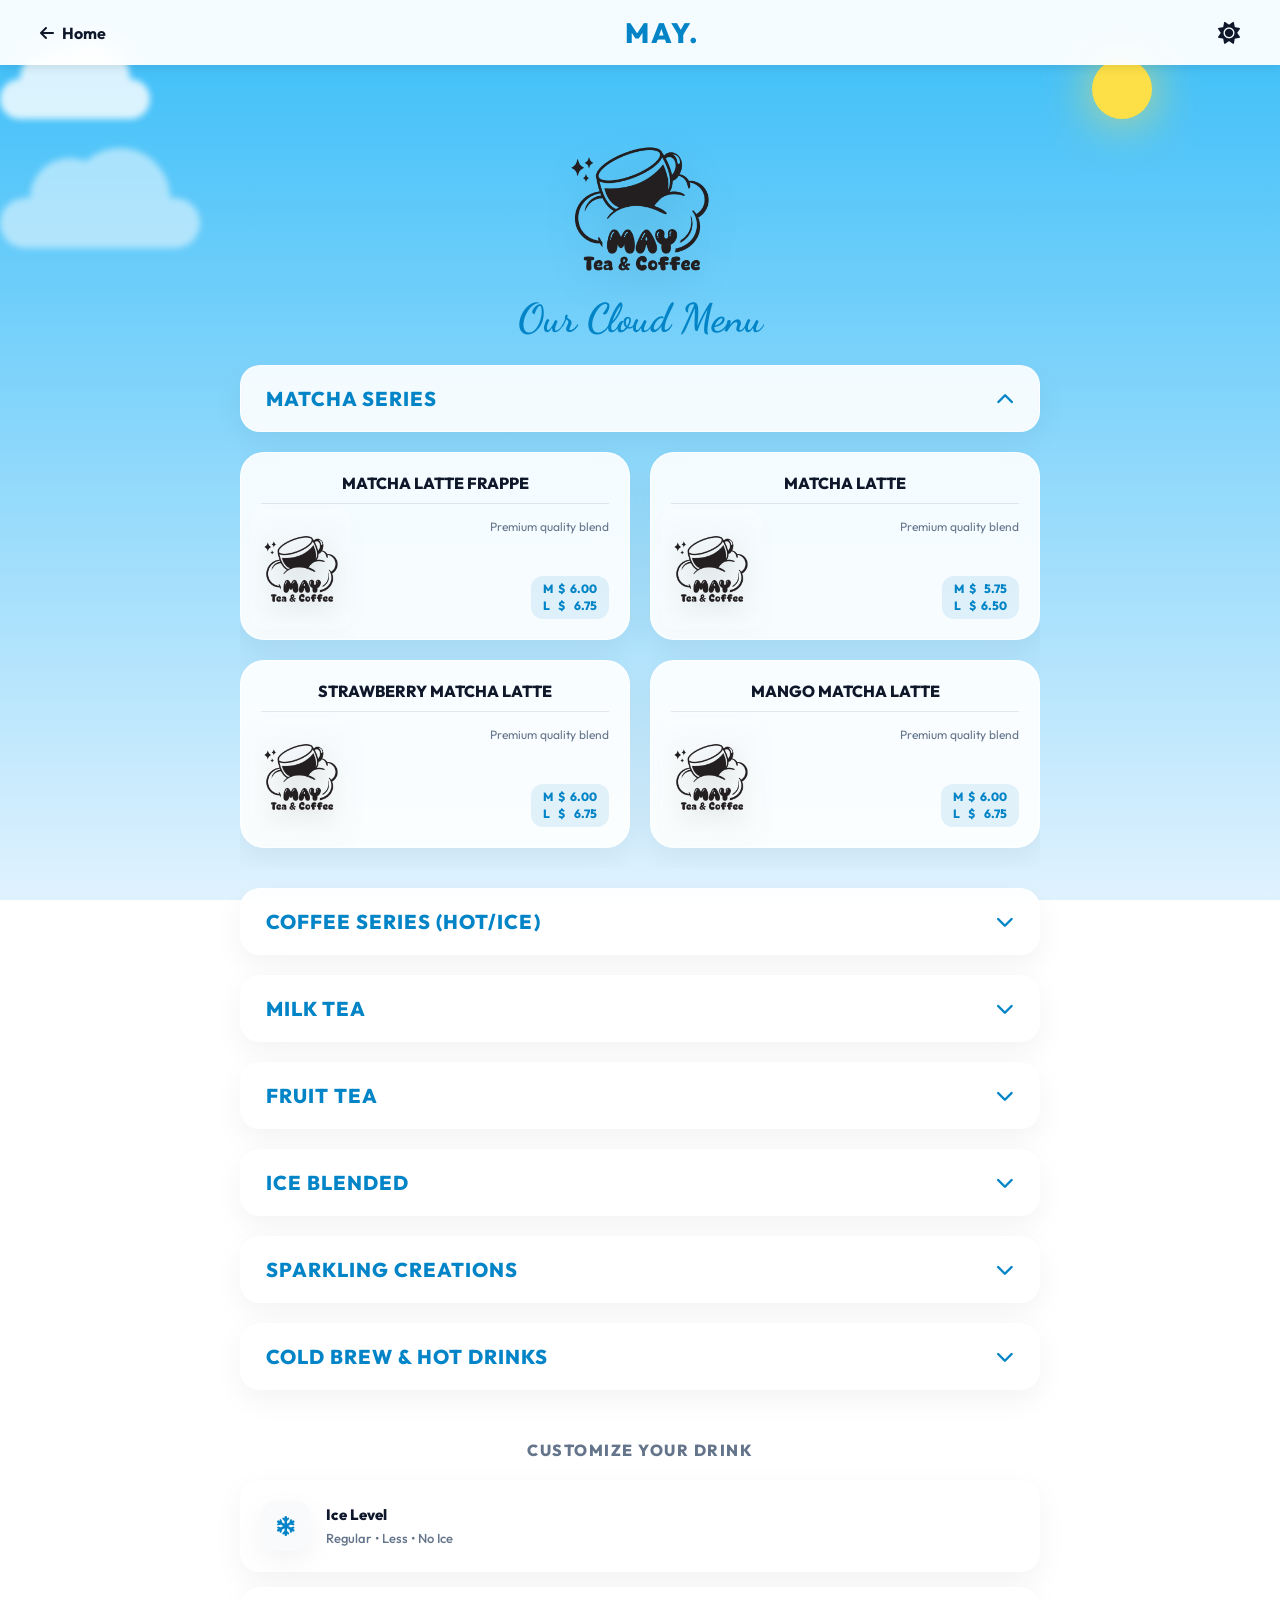
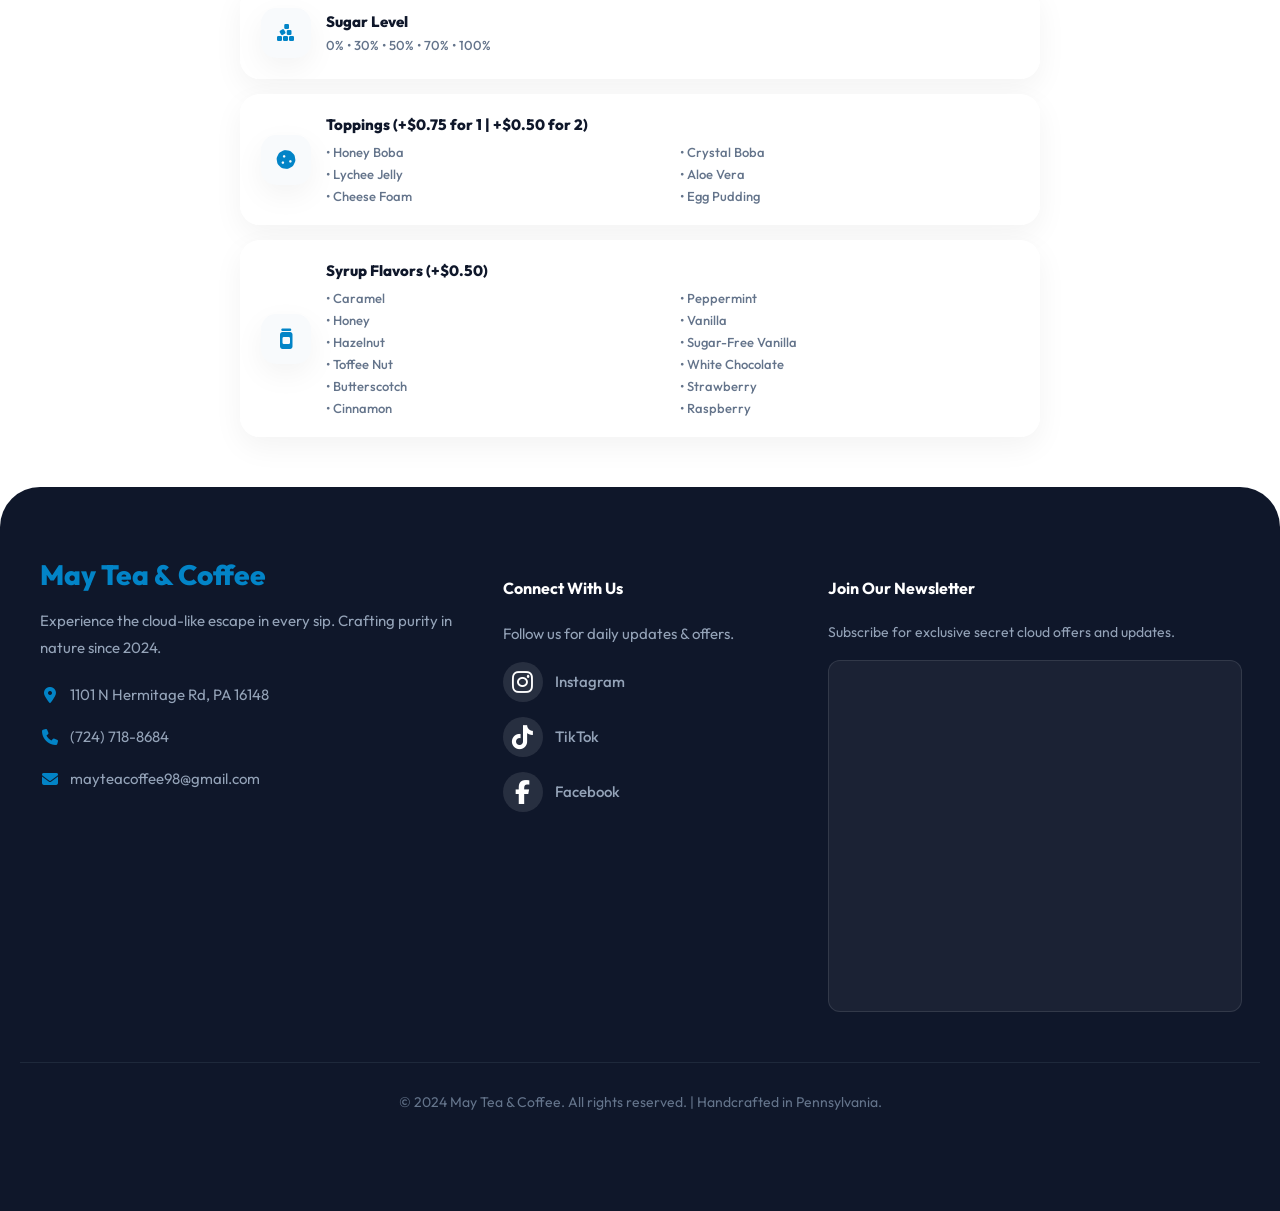
<file: menu.html>
<!DOCTYPE html>
<html lang="en">
<head>
    <meta charset="UTF-8">
    <meta name="viewport" content="width=device-width, initial-scale=1.0">
    <title>Menu | May Tea & Coffee</title>
    <link href="https://fonts.googleapis.com/css2?family=Outfit:wght@300;400;500;700;800&family=Dancing+Script:wght@700&display=swap" rel="stylesheet">
    <link rel="stylesheet" href="https://cdnjs.cloudflare.com/ajax/libs/font-awesome/6.5.0/css/all.min.css">
    
    <style>
        /* ==== BIẾN TOÀN CỤC (ĐỒNG BỘ 100% VỚI INDEX) ==== */
        :root {
            --primary: #0284c7; 
            --primary-glow: rgba(2, 132, 199, 0.3);
            --bg-main: #f8fafc;
            --text-main: #0f172a;
            --text-gray: #64748b;
            --card-bg: rgba(255, 255, 255, 0.9);
            --sky-top: #38bdf8; 
            --sky-bottom: #e0f2fe; 
            --cloud-color: #ffffff;
            --nav-bg: rgba(255, 255, 255, 0.95);
            --shadow: 0 10px 30px rgba(0,0,0,0.05);
            --glass-border: rgba(255,255,255,0.8);
        }

        body.sunset-mode {
            --sky-top: #ff7e5f; 
            --sky-bottom: #feb47b;
            --cloud-color: rgba(255, 245, 245, 0.9); 
            --primary: #be123c; 
            --primary-glow: rgba(190, 18, 60, 0.3);
        }

        body.dark-mode {
            --bg-main: #0f172a;
            --text-main: #f8fafc;
            --text-gray: #94a3b8;
            --card-bg: rgba(30, 41, 59, 0.9);
            --sky-top: #020617; 
            --sky-bottom: #1e293b;
            --cloud-color: #334155; 
            --nav-bg: rgba(15, 23, 42, 0.95);
            --primary: #38bdf8; 
            --shadow: 0 10px 30px rgba(0,0,0,0.5);
            --glass-border: rgba(255,255,255,0.1);
        }

        body, html {
            margin: 0; padding: 0;
            font-family: 'Outfit', sans-serif;
            color: var(--text-main);
            background: linear-gradient(180deg, var(--sky-top) 0%, var(--sky-bottom) 100%);
            background-attachment: fixed;
            scroll-behavior: smooth;
            transition: background 1s ease, color 0.5s ease;
        }

        a { text-decoration: none; color: inherit; }

        /* ==== KÍNH MỜ (GLASSMORPHISM) ==== */
        .glass-card {
            background: var(--card-bg);
            backdrop-filter: blur(15px); -webkit-backdrop-filter: blur(15px);
            border: 1px solid var(--glass-border);
            box-shadow: var(--shadow);
            transition: all 0.3s ease;
        }

        /* ==== HEADER ==== */
        .header-nav {
            position: fixed; top: 0; left: 0; width: 100%;
            display: flex; justify-content: space-between; align-items: center;
            padding: 15px 40px; box-sizing: border-box;
            background: var(--nav-bg); backdrop-filter: blur(10px);
            box-shadow: 0 2px 10px rgba(0,0,0,0.1); z-index: 1000;
        }
        .back-btn { font-weight: 700; color: var(--text-main); display: flex; align-items: center; gap: 8px; transition: 0.3s; }
        .back-btn:hover { color: var(--primary); transform: translateX(-5px); }
        .logo-text { font-family: 'Outfit', sans-serif; font-size: 28px; font-weight: 800; color: var(--primary); letter-spacing: 2px; text-transform: uppercase; }
        .dark-toggle { font-size: 22px; color: var(--text-main); cursor: pointer; transition: 0.3s; }
        .dark-toggle:hover { transform: scale(1.1); color: var(--primary); }

        /* ==== MINI HERO SECTION (BẦU TRỜI CHO MENU) ==== */
        .mini-hero {
            position: relative; height: 35vh; min-height: 300px;
            display: flex; flex-direction: column; justify-content: center; align-items: center;
            text-align: center; padding-top: 80px; overflow: hidden; z-index: 1;
        }
        .sun-moon-box { position: absolute; top: 15%; right: 10%; width: 60px; height: 60px; transition: all 1s ease; z-index: 1; }
        body.sunset-mode .sun-moon-box { display: none; }
        .sun-moon { width: 100%; height: 100%; border-radius: 50%; background: #fde047; box-shadow: 0 0 50px rgba(253, 224, 71, 0.8); transition: all 1s ease; }
        body.dark-mode .sun-moon { background: transparent; box-shadow: inset -10px -10px 0 0 #f8fafc, 0 0 20px rgba(255,255,255,0.2); }

        .moving-clouds { position: absolute; top: 0; left: 0; width: 100%; height: 100%; z-index: 2; pointer-events: none; }
        .cloud-anim { position: absolute; background: var(--cloud-color); border-radius: 50px; filter: blur(3px); transition: background 1s ease; }
        .cloud-anim::before, .cloud-anim::after { content: ''; position: absolute; background: var(--cloud-color); border-radius: 50%; transition: background 1s ease; }
        .c1 { width: 150px; height: 40px; top: 20%; opacity: 0.8; animation: drift 45s linear infinite; }
        .c1::before { width: 60px; height: 60px; top: -30px; left: 20px; } .c1::after { width: 80px; height: 80px; top: -40px; right: 20px; }
        .c2 { width: 200px; height: 50px; top: 50%; opacity: 0.5; animation: drift 35s linear infinite reverse; }
        .c2::before { width: 80px; height: 80px; top: -40px; left: 30px; } .c2::after { width: 100px; height: 100px; top: -50px; right: 30px; }
        @keyframes drift { from { left: -30%; } to { left: 110%; } }

        .hero-logo { width: 150px; filter: drop-shadow(0 10px 20px rgba(0,0,0,0.1)); z-index: 10; margin-bottom: 10px;}
        .mini-hero h1 { z-index: 10; font-family: 'Dancing Script', cursive; font-size: 40px; margin: 0; color: var(--primary); }

        /* ==== KHU VỰC MENU ==== */
        .app-container { max-width: 800px; margin: -30px auto 0; padding: 0 16px; position: relative; z-index: 10; }

        .category-section { margin-bottom: 20px; }
        .category-header {
            padding: 20px 25px; border-radius: 20px;
            display: flex; justify-content: space-between; align-items: center; cursor: pointer;
        }
        .category-header:hover { transform: translateY(-2px); }
        .category-header h2 { margin: 0; font-size: 20px; font-weight: 800; color: var(--primary); text-transform: uppercase; letter-spacing: 1px; }
        .toggle-icon { font-size: 18px; color: var(--primary); transition: transform 0.4s ease; }

        .category-content-wrapper { display: grid; grid-template-rows: 0fr; transition: grid-template-rows 0.4s ease; }
        .category-content-wrapper.open { grid-template-rows: 1fr; }
        .category-content { overflow: hidden; }

        /* Card Đồ uống */
        .card-grid { display: grid; grid-template-columns: 1fr 1fr; gap: 20px; padding: 20px 0; }
        .drink-card { border-radius: 24px; padding: 20px; display: flex; flex-direction: column; }
        .drink-card:hover { transform: translateY(-5px); border-color: var(--primary); }
        .card-name { font-size: 16px; font-weight: 800; color: var(--text-main); text-align: center; text-transform: uppercase; margin-bottom: 10px; }
        .card-divider { height: 1px; background: var(--text-gray); opacity: 0.15; margin-bottom: 15px; }
        .card-body { display: flex; gap: 15px; align-items: stretch; }
        
        .card-img-wrap { width: 80px; height: 100px; flex-shrink: 0; display: flex; justify-content: center; align-items: center; }
        .card-img-wrap img { width: 100%; height: 100%; object-fit: contain; filter: drop-shadow(0 8px 10px rgba(0,0,0,0.15)); border-radius: 12px; }
        .placeholder-img { padding: 10px; background: rgba(255, 255, 255, 0.1); }

        .card-info { flex: 1; display: flex; flex-direction: column; justify-content: space-between; align-items: flex-end; }
        .card-desc { font-size: 12px; color: var(--text-gray); text-align: right; line-height: 1.3; }

        /* Khối Giá tiền */
        .card-price-stacked {
            display: grid; grid-template-columns: min-content min-content auto; column-gap: 5px; row-gap: 2px;    
            background: rgba(2, 132, 199, 0.1); padding: 6px 12px; border-radius: 12px; align-self: flex-end; margin-top: 10px;
        }
        .card-price-stacked span { font-size: 12px; font-weight: 800; color: var(--primary); line-height: 1.2; }
        .p-size { text-align: left; } .p-currency { text-align: right; } .p-amount { text-align: right; }

        /* Menu Giấy */
        .simple-list { border-radius: 24px; padding: 20px; margin-bottom: 20px; display: flex; flex-direction: column; gap: 15px; }
        .simple-item { display: flex; align-items: center; font-size: 15px; font-weight: 600; color: var(--text-main);}
        .simple-price { color: var(--primary); font-weight: 800; }
        .simple-dots { flex: 1; border-bottom: 2px dotted var(--text-gray); opacity: 0.3; margin: 0 10px; position: relative; top: -4px; }

        /* ==== CUSTOMIZE YOUR DRINK (ICE, SUGAR, TOPPING, SYRUP) ==== */
        .options-title { text-align: center; font-size: 16px; font-weight: 800; color: var(--text-gray); text-transform: uppercase; letter-spacing: 1.5px; margin: 50px 0 20px; }
        .note-box { display: grid; gap: 15px; margin-top: 20px;}
        .note-card { border-radius: 20px; padding: 20px; display: flex; align-items: center; gap: 15px; }
        .note-icon { font-size: 20px; color: var(--primary); background: var(--bg-main); width: 50px; height: 50px; display: flex; align-items: center; justify-content: center; border-radius: 15px; box-shadow: var(--shadow); flex-shrink: 0;}
        .note-text strong { display: block; font-size: 15px; font-weight: 800; color: var(--text-main); margin-bottom: 3px;}
        .note-text span { font-size: 13px; color: var(--text-gray); font-weight: 500; }

        .syrup-box { width: 100%; }
        .syrup-grid { display: grid; grid-template-columns: 1fr 1fr; column-gap: 15px; row-gap: 6px; margin-top: 10px; }
        .syrup-grid span { font-size: 13px; color: var(--text-gray); font-weight: 500; white-space: nowrap; overflow: hidden; text-overflow: ellipsis; }

        /* ==== FOOTER ĐỒNG BỘ INDEX ==== */
        .footer { background: #0f172a; color: white; padding: 70px 20px 100px; margin-top: 50px; border-radius: 40px 40px 0 0; position: relative; z-index: 10;}
        .footer-container { max-width: 1200px; margin: 0 auto; display: grid; grid-template-columns: 1.5fr 1fr 1.5fr; gap: 50px; }
        .footer-logo { font-size: 28px; font-weight: 800; margin-bottom: 15px; color: var(--primary); font-family: 'Outfit', sans-serif;}
        .footer-text { color: #94a3b8; line-height: 1.8; font-size: 15px; margin-bottom: 12px; display: flex; align-items: center; gap: 10px;}
        .footer-text i { color: var(--primary); font-size: 16px; width: 20px; text-align: center;}
        
        .footer-links h4 { font-size: 20px; margin-bottom: 20px; color: white; }
        .footer-links a { color: #94a3b8; display: block; margin-bottom: 12px; font-size: 15px; transition: 0.3s; }
        .footer-links a:hover { color: var(--primary); transform: translateX(5px); }
        
        /* Chữ kế bên Social Media */
        .social-list { display: flex; flex-direction: column; gap: 15px; margin-top: 15px; }
        .social-list a { display: flex; align-items: center; gap: 12px; color: #94a3b8; font-size: 15px; font-weight: 500; transition: 0.3s;}
        .social-list a i { font-size: 24px; color: white; background: rgba(255,255,255,0.1); width: 40px; height: 40px; display: flex; align-items: center; justify-content: center; border-radius: 50%; transition: 0.3s;}
        .social-list a:hover { color: white; }
        .social-list a:hover i { background: var(--primary); transform: scale(1.1); }

        .newsletter-form { display: flex; flex-direction: column; gap: 12px; margin-top: 15px; }
        .newsletter-form input { padding: 14px 20px; border-radius: 10px; border: 1px solid #334155; outline: none; background: rgba(255,255,255,0.05); color: white; font-family: 'Outfit';}
        .newsletter-form button { background: var(--primary); color: white; border: none; padding: 14px; border-radius: 10px; font-weight: 700; cursor: pointer; font-size: 16px; transition: 0.3s;}
        .newsletter-form button:hover { background: #0ea5e9; }
        
        .footer-bottom { text-align: center; padding-top: 30px; margin-top: 50px; border-top: 1px solid #1e293b; color: #64748b; font-size: 14px; }

        /* Floating Bottom Bar (Cho mobile) */
        .floating-bar { 
            display: none; position: fixed; bottom: 20px; left: 50%; transform: translateX(-50%); 
            width: 90%; max-width: 400px; background: var(--card-bg); backdrop-filter: blur(15px);
            border: 1px solid var(--glass-border); border-radius: 100px; padding: 8px; z-index: 1000; 
            box-shadow: 0 15px 35px var(--primary-glow);
        }
        .action-btn { flex: 1; display: flex; align-items: center; justify-content: center; gap: 8px; font-weight: 800; font-size: 15px; padding: 12px 0; border-radius: 100px; transition: 0.3s; color: var(--text-main); }
        .btn-call { color: var(--primary); } 
        .btn-dir { color: #059669; } 
        .floating-bar .divider { width: 1px; height: 30px; background: var(--text-gray); opacity: 0.2; }

        /* ==== RESPONSIVE ==== */
        @media (max-width: 992px) {
            .footer-container { grid-template-columns: 1fr 1fr; gap: 30px;}
        }
        @media (max-width: 768px) {
            .header-nav { padding: 15px 20px; }
            .card-grid { grid-template-columns: 1fr; }
            .footer-container { grid-template-columns: 1fr; }
            .floating-bar { display: flex; }
        }
    </style>
</head>
<body class="light-mode">

    <header class="header-nav">
        <a href="index.html" class="back-btn"><i class="fa-solid fa-arrow-left"></i> Home</a>
        <div class="logo-text">MAY.</div>
        <i class="fa-solid fa-sun dark-toggle" id="darkModeBtn" onclick="toggleTheme()" title="Change Time of Day"></i>
    </header>

    <section class="mini-hero">
        <div class="sun-moon-box"><div class="sun-moon"></div></div>
        <div class="moving-clouds">
            <div class="cloud-anim c1"></div><div class="cloud-anim c2"></div><div class="cloud-anim c3"></div>
        </div>
        <img src="images/logo.png" alt="May Tea & Coffee" id="hero-logo" class="hero-logo dynamic-logo">
        <h1>Our Cloud Menu</h1>
    </section>

    <div class="app-container">
        
        <main id="menu-container"></main>

        <h3 class="options-title">Customize Your Drink</h3>
        <div class="note-box">
            <div class="note-card glass-card">
                <div class="note-icon"><i class="fa-solid fa-snowflake"></i></div>
                <div class="note-text">
                    <strong>Ice Level</strong>
                    <span>Regular • Less • No Ice</span>
                </div>
            </div>
            
            <div class="note-card glass-card">
                <div class="note-icon"><i class="fa-solid fa-cubes-stacked"></i></div>
                <div class="note-text">
                    <strong>Sugar Level</strong>
                    <span>0% • 30% • 50% • 70% • 100%</span>
                </div>
            </div>
            
            <div class="note-card glass-card">
                <div class="note-icon"><i class="fa-solid fa-cookie"></i></div>
                <div class="note-text syrup-box">
                    <strong>Toppings (+$0.75 for 1 | +$0.50 for 2)</strong>
                    <div class="syrup-grid">
                        <span>• Honey Boba</span>
                        <span>• Crystal Boba</span>
                        <span>• Lychee Jelly</span>
                        <span>• Aloe Vera</span>
                        <span>• Cheese Foam</span>
                        <span>• Egg Pudding</span>
                    </div>
                </div>
            </div>

            <div class="note-card glass-card">
                <div class="note-icon"><i class="fa-solid fa-jar"></i></div>
                <div class="note-text syrup-box">
                    <strong>Syrup Flavors (+$0.50)</strong>
                    <div class="syrup-grid">
                        <span>• Caramel</span>
                        <span>• Peppermint</span>
                        <span>• Honey</span>
                        <span>• Vanilla</span>
                        <span>• Hazelnut</span>
                        <span>• Sugar-Free Vanilla</span>
                        <span>• Toffee Nut</span>
                        <span>• White Chocolate</span>
                        <span>• Butterscotch</span>
                        <span>• Strawberry</span>
                        <span>• Cinnamon</span>
                        <span>• Raspberry</span>
                    </div>
                </div>
            </div>
        </div>
    </div>

    <footer class="footer">
        <div class="footer-container">
            <div>
                <div class="footer-logo">May Tea & Coffee</div>
                <p class="footer-text" style="margin-bottom: 20px;">Experience the cloud-like escape in every sip. Crafting purity in nature since 2024.</p>
                <p class="footer-text"><i class="fa-solid fa-location-dot"></i> 1101 N Hermitage Rd, PA 16148</p>
                <p class="footer-text"><i class="fa-solid fa-phone"></i> (724) 718-8684</p>
                <p class="footer-text"><i class="fa-solid fa-envelope"></i> mayteacoffee98@gmail.com</p>
            </div>

            <div>
                <h4>Connect With Us</h4>
                <p class="footer-text">Follow us for daily updates & offers.</p>
                <div class="social-list">
                    <a href="https://www.instagram.com/mayteacoffee.pa" target="_blank">
                        <i class="fa-brands fa-instagram"></i> Instagram
                    </a>
                    <a href="https://www.tiktok.com/@may.tea.coffee0" target="_blank">
                        <i class="fa-brands fa-tiktok"></i> TikTok
                    </a>
                    <a href="https://www.facebook.com/profile.php?id=61587109587784" target="_blank">
                        <i class="fa-brands fa-facebook-f"></i> Facebook
                    </a>
                </div>
            </div>

            <div class="newsletter-box">
                <h4>Join Our Newsletter</h4>
                <p class="footer-text" style="margin-bottom: 15px; font-size: 14px;">Subscribe for exclusive secret cloud offers and updates.</p>
                
                <div style="width: 100%; border-radius: 12px; overflow: hidden; background: rgba(255,255,255,0.05); border: 1px solid rgba(255,255,255,0.1);">
                    <iframe 
                        width="100%" 
                        height="350px" 
                        src="https://forms.office.com/Pages/ResponsePage.aspx?id=26ngYNyV80y0KqViYT9umYdBJw8iMv1Gt7bpAYbzHfxUQ0YyQ003NlA4ODdCQkE3NEEzUVFMMUlaWS4u&embed=true" 
                        frameborder="0" 
                        marginwidth="0" 
                        marginheight="0" 
                        style="border: none; max-width:100%; max-height:100vh; display: block;" 
                        allowfullscreen webkitallowfullscreen mozallowfullscreen msallowfullscreen>
                    </iframe>
                </div>
            </div>
        </div>

        <div class="footer-bottom">
            © 2024 May Tea & Coffee. All rights reserved. | Handcrafted in Pennsylvania.
        </div>
    </footer>

    <nav class="floating-bar">
        <a href="tel:7247188684" class="action-btn btn-call">
            <i class="fa-solid fa-phone"></i> CALL
        </a>
        <div class="divider"></div>
        <a href="https://maps.google.com" target="_blank" class="action-btn btn-dir">
            <i class="fa-solid fa-location-arrow"></i> DIRECTION
        </a>
    </nav>

    <script src="menu.js"></script>

    <script>
        function toggleTheme() {
            const body = document.body;
            const icon = document.getElementById('darkModeBtn');
            const dynamicLogos = document.querySelectorAll('.dynamic-logo');
            let newLogoSrc = '';

            if (body.classList.contains('dark-mode')) {
                body.classList.remove('dark-mode');
                if (Math.random() > 0.5) {
                    body.classList.add('sunset-mode');
                    newLogoSrc = 'images/website-images/sunset-mode-logo.png';
                } else {
                    body.classList.remove('sunset-mode');
                    newLogoSrc = 'images/logo.png';
                }
                icon.className = 'fa-solid fa-sun dark-toggle';
            } else {
                body.classList.remove('sunset-mode');
                body.classList.add('dark-mode');
                // Đường dẫn chính xác cho Dark Mode như bạn yêu cầu
                newLogoSrc = 'images/website-images/dark-mode-logo.png';
                icon.className = 'fa-solid fa-moon dark-toggle';
            }

            dynamicLogos.forEach(img => {
                img.src = newLogoSrc;
            });
        }
    </script>
</body>
</html>
</file>
